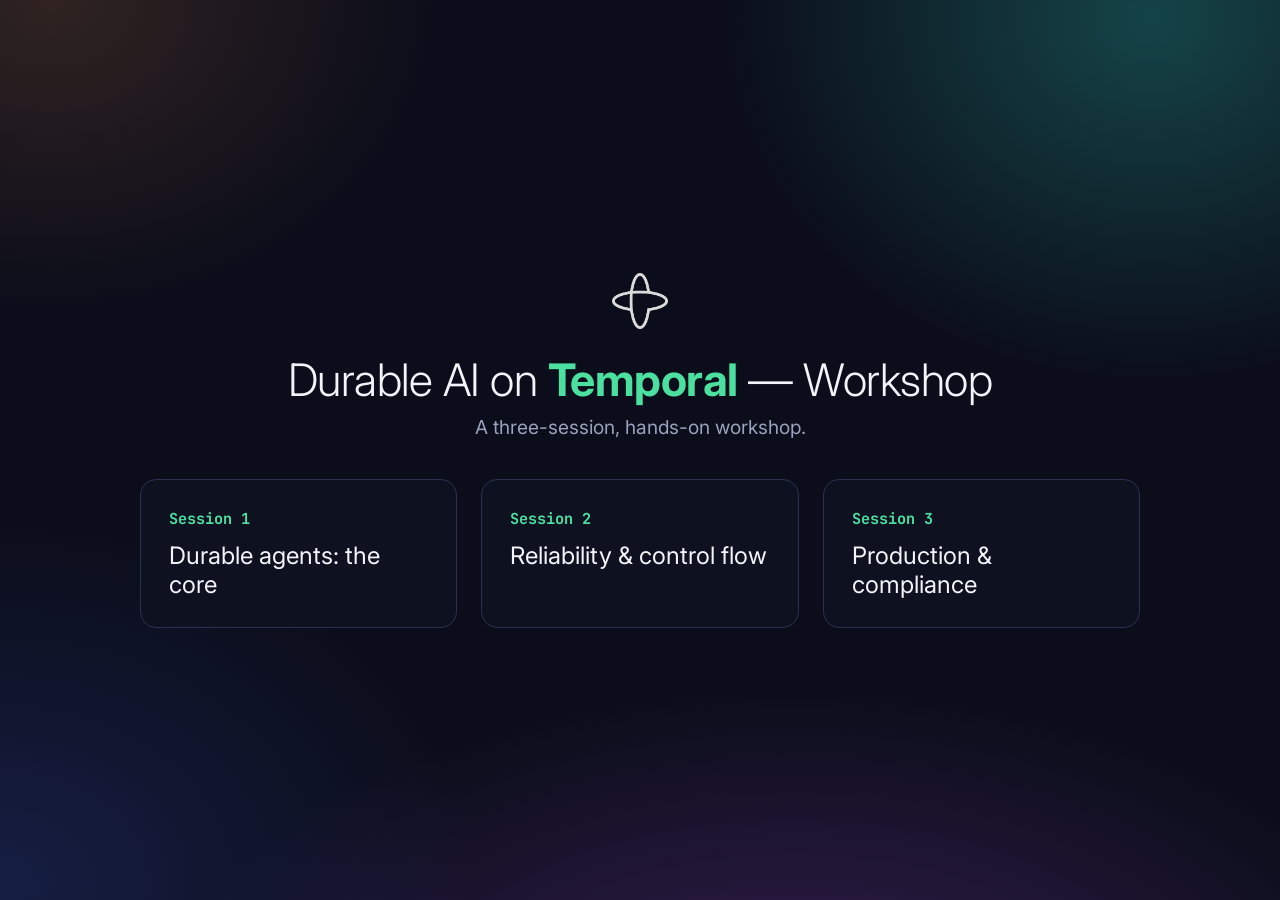
<file: slides/index.html>
<!DOCTYPE html>
<html lang="en">
  <head>
    <meta charset="utf-8" />
    <meta name="viewport" content="width=device-width, initial-scale=1.0" />
    <title>Durable AI on Temporal — Workshop</title>

    <!-- Reuse the deck theme for a consistent cosmic landing page. -->
    <link rel="stylesheet" href="assets/theme.css" />

    <!-- Google Fonts (see note in the session shells about vendoring). -->
    <link rel="preconnect" href="https://fonts.googleapis.com" />
    <link rel="preconnect" href="https://fonts.gstatic.com" crossorigin />
    <link
      rel="stylesheet"
      href="https://fonts.googleapis.com/css2?family=Inter:wght@300;400;500;600;700&family=JetBrains+Mono:wght@400;500;700&display=swap"
    />
  </head>
  <body class="landing">
    <img class="landing-logo" src="assets/temporal-mark.png" alt="Temporal" />
    <h1>Durable AI on <strong>Temporal</strong> — Workshop</h1>
    <p class="lede">A three-session, hands-on workshop.</p>

    <nav class="session-cards">
      <a class="session-card" href="session-1.html">
        <span class="num">Session 1</span>
        <h2>Durable agents: the core</h2>
      </a>
      <a class="session-card" href="session-2.html">
        <span class="num">Session 2</span>
        <h2>Reliability &amp; control flow</h2>
      </a>
      <a class="session-card" href="session-3.html">
        <span class="num">Session 3</span>
        <h2>Production &amp; compliance</h2>
      </a>
    </nav>
  </body>
</html>
</file>
<file: slides/assets/theme.css>
/*
 * Temporal reveal.js theme — the entire visual design system for the
 * workshop decks. All colours are CSS custom properties on :root so the
 * palette can be swapped in one place. No build step: this file is loaded
 * directly by every HTML shell after reveal.css.
 *
 * Fonts (Inter, JetBrains Mono) are pulled from Google Fonts in the HTML
 * shells. For fully offline use, vendor the .woff2 files under assets/ and
 * replace the <link> tags with local @font-face declarations.
 */

/* ── Palette ─────────────────────────────────────────────────────────── */
:root {
  --t-bg:        #0b0d1a; /* base near-black navy */
  --t-bg-2:      #0e1120; /* card/panel darker */
  --t-surface:   #151a2e; /* raised surface */
  --t-border:    #2a3050; /* subtle borders */
  --t-text:      #f3f4fa; /* primary text (near-white) */
  --t-muted:     #9aa2bd; /* muted/subtitle gray */

  --t-green:     #4ce0a0; /* PRIMARY accent — mint green */
  --t-teal:      #2dd4bf; /* Temporal orchestration */
  --t-blue:      #3b82f6; /* client / API */
  --t-amber:     #f59e0b; /* activities */
  --t-red:       #f87171; /* streaming / failures */
  --t-magenta:   #c026d3; /* durable-tool / external */
  --t-indigo:    #6366f1; /* card accents / human */
  --t-llm:       #b8b84a; /* LLM node olive */

  --t-font-sans: "Inter", system-ui, -apple-system, sans-serif;
  --t-font-mono: "JetBrains Mono", ui-monospace, monospace;
}

/* ── Global surface ──────────────────────────────────────────────────── */
/*
 * Cosmic backdrop — a soft aurora of radial glows over the base navy,
 * mirroring the Temporal brand deck: teal top-right, warm amber top-left,
 * magenta/purple bloom along the bottom, blue bottom-left. It lives on
 * .reveal itself (not .reveal-viewport) because .reveal paints an opaque
 * layer on top of the viewport — putting the gradient there would hide it.
 * Kept moderate so slide content stays perfectly readable.
 */
.reveal {
  font-family: var(--t-font-sans);
  color: var(--t-text);
  background:
    radial-gradient(48% 58% at 90% 2%, rgba(45, 212, 191, 0.28), transparent 70%),
    radial-gradient(42% 48% at 4% 0%, rgba(242, 150, 70, 0.16), transparent 72%),
    radial-gradient(75% 62% at 62% 118%, rgba(150, 70, 205, 0.32), transparent 68%),
    radial-gradient(52% 56% at 0% 98%, rgba(60, 90, 210, 0.22), transparent 72%),
    var(--t-bg);
}

/* Base navy under everything (and behind any slide-background layer). */
.reveal-viewport {
  background: var(--t-bg);
}

/* Content is top-aligned by default because Reveal runs with center:false. */
.reveal .slides section {
  top: 0;
  height: 100%;
  padding: 48px 64px;
  box-sizing: border-box;
  text-align: left;
  font-size: 1.6rem;
  line-height: 1.5;
}

/* ── Line breaking: no typographic widows/orphans ────────────────────────
   A lone word left on the last line reads badly. Short display blocks
   (titles, kickers, teasers, subtitles, captions) balance their lines so the
   words spread evenly and none is stranded; longer prose uses `pretty`, which
   only tidies the final line or two. Reveal renders at a fixed virtual width,
   so the outcome is deterministic across presenters' screens. */
.reveal h1,
.reveal h2,
.reveal .type-title .subtitle,
.reveal .section-divider .teaser,
.reveal .type-bridge .teaser {
  text-wrap: balance;
}
.reveal p,
.reveal li,
.reveal .diagram-caption,
.reveal .card p,
.reveal .tieback,
.reveal .predict {
  text-wrap: pretty;
}

/* ── Headings ────────────────────────────────────────────────────────── */
.reveal h1,
.reveal h2,
.reveal h3,
.reveal h4,
.reveal h5,
.reveal h6 {
  font-family: var(--t-font-sans);
  color: var(--t-text);
  font-weight: 300; /* light — the deck's large thin titles */
  letter-spacing: -0.5px;
  text-transform: none; /* reveal uppercases headings by default; undo it */
  line-height: 1.15;
  margin: 0 0 0.5em;
}

.reveal h1 { font-size: 2.8rem; }
.reveal h2 { font-size: 2.2rem; }
.reveal h3 { font-size: 1.7rem; }

/* The deck's signature bold-green keyword inside a heading. */
.reveal h1 strong,
.reveal h2 strong,
.reveal h3 strong,
.reveal h4 strong {
  color: var(--t-green);
  font-weight: 700;
}

/* ── Inline emphasis & links ─────────────────────────────────────────── */
.reveal .hl,
.reveal strong.hl {
  color: var(--t-green);
  font-weight: 700;
}

.reveal a {
  color: var(--t-teal);
  text-decoration: none;
}
.reveal a:hover {
  text-decoration: underline;
}

/* ── Code ────────────────────────────────────────────────────────────── */
.reveal code,
.reveal pre {
  font-family: var(--t-font-mono);
}

.reveal code {
  background: var(--t-bg-2);
  border: 1px solid var(--t-border);
  border-radius: 6px;
  padding: 0.1em 0.4em;
  font-size: 0.85em;
}

.reveal pre {
  width: 100%;
  box-shadow: none;
}

.reveal pre code {
  background: var(--t-bg-2);
  border: 1px solid var(--t-border);
  border-radius: 8px;
  padding: 16px 20px;
  font-size: 0.7em;
  line-height: 1.5;
}

/* ── Persistent furniture ────────────────────────────────────────────── */
.reveal .deck-logo {
  /* Square Temporal mark; equal height and width. */
  position: fixed;
  bottom: 22px;
  left: 26px;
  height: 38px;
  width: 38px;
  opacity: 0.85;
  z-index: 40;
  border: none;
  background: none;
  box-shadow: none;
  margin: 0;
}

/* Built-in slide number, restyled: plain muted mono, no box. */
.reveal .slide-number {
  right: 24px;
  bottom: 20px;
  left: auto;
  top: auto;
  background: none;
  color: var(--t-muted);
  font-family: var(--t-font-mono);
  font-size: 0.75rem;
}

/* ── Kicker (eyebrow label) ──────────────────────────────────────────── */
.reveal .kicker {
  display: inline-block;
  text-transform: uppercase;
  letter-spacing: 2px;
  font-size: 0.8rem;
  font-weight: 600;
  color: var(--t-muted);
  margin-bottom: 0.6em;
}
.reveal .kicker--green   { color: var(--t-green); }
.reveal .kicker--teal    { color: var(--t-teal); }
.reveal .kicker--blue    { color: var(--t-blue); }
.reveal .kicker--amber   { color: var(--t-amber); }
.reveal .kicker--magenta { color: var(--t-magenta); }

/* ── Layout helpers ──────────────────────────────────────────────────── */
.reveal .cols {
  display: flex;
  gap: 40px;
  align-items: flex-start;
}
.reveal .cols > * {
  flex: 1;
}

/* Card grid + cards. */
.reveal .cards {
  display: grid;
  grid-template-columns: repeat(auto-fit, minmax(240px, 1fr));
  gap: 20px;
  margin-top: 12px;
}
.reveal .card {
  background: var(--t-bg-2);
  border: 1px solid var(--t-border);
  border-radius: 14px;
  padding: 22px 24px;
  font-size: 1.1rem;
}
.reveal .card--accent {
  border-color: var(--t-indigo);
}
.reveal .card--accent .eyebrow,
.reveal .card--accent .num {
  color: var(--t-green);
  font-weight: 700;
}

/* Pill badges (chips). */
.reveal .chips {
  display: flex;
  flex-wrap: wrap;
  gap: 10px;
  margin-top: 12px;
}
.reveal .chip {
  display: inline-block;
  padding: 4px 12px;
  border-radius: 999px;
  border: 1px solid var(--t-border);
  background: var(--t-bg-2);
  color: var(--t-muted);
  font-size: 0.9rem;
  font-family: var(--t-font-mono);
}
.reveal .chip.on {
  color: var(--t-green);
  border-color: var(--t-green);
}
.reveal .chip.off {
  color: var(--t-muted);
  border-color: var(--t-border);
  opacity: 0.7;
}

/* ══════════════════════════════════════════════════════════════════════
 * Per-slide-type layouts.
 * Applied in markdown via <!-- .slide: class="type-xxx" -->.
 * ════════════════════════════════════════════════════════════════════ */

/* Title slide — centered vertically, left-aligned, thin huge title. */
.reveal .type-title {
  display: flex;
  flex-direction: column;
  justify-content: center;
  height: 100%;
}
/* Prominent brand mark on the cover; the corner furniture is hidden here. */
.reveal .type-title .title-mark {
  height: 64px;
  width: 64px;
  opacity: 0.95;
  margin-bottom: 28px;
  border: none;
  background: none;
  box-shadow: none;
}
.reveal-viewport.cover .deck-logo {
  display: none;
}
.reveal .type-title h1 {
  font-size: 3.4rem;
  font-weight: 300;
  margin-bottom: 0.3em;
}
.reveal .type-title .subtitle {
  color: var(--t-muted);
  font-size: 1.6rem;
}

/* Section divider — big centered title with a green kicker above. */
.reveal .type-section {
  display: flex;
  flex-direction: column;
  justify-content: center;
  align-items: center;
  text-align: center;
  height: 100%;
}
.reveal .type-section h2 {
  font-size: 3rem;
}

/* (A) Objectives — "by the end you'll be able to…" list. */
.reveal .type-objectives ul {
  list-style: none;
  margin: 0.4em 0 0;
  padding: 0;
}
.reveal .type-objectives li {
  position: relative;
  padding-left: 1.6em;
  margin: 0; /* spacing handled by the ul's flex gap */
  font-size: 1.5rem;
}
.reveal .type-objectives li::before {
  content: "\25BA"; /* ► */
  position: absolute;
  left: 0;
  color: var(--t-green);
}

/* (B) Recap — two columns + chips. */
.reveal .type-recap h3 {
  color: var(--t-muted);
  font-size: 1.2rem;
  text-transform: uppercase;
  letter-spacing: 1px;
}

/* (C) Framing — title anchored top; the 3-sentence body centres beneath it. */
.reveal .type-framing {
  display: flex;
  flex-direction: column;
  justify-content: flex-start;
  height: 100%;
}
.reveal .type-framing .kicker {
  color: var(--t-green);
}
.reveal .type-framing h2 {
  font-size: 2.6rem;
  margin-bottom: 0.8em;
}
.reveal .framing > div {
  position: relative;
  isolation: isolate;
  counter-increment: framing;
  flex: 1 1 0;
  min-width: 0;
  padding: 3.6em 1.3em 1em;
  background: var(--t-bg-2);
  border: 1px solid var(--t-border);
  border-radius: 12px;
  overflow: hidden;
  font-size: 1.35rem;
  line-height: 1.55;
}
/* Block number as a faint watermark, anchored top-left. Sits above the
   card background but behind the text (negative z-index under a positioned
   parent paints between the parent's bg and its in-flow content). */
.reveal .framing > div::before {
  content: counter(framing);
  position: absolute;
  top: 0.28em;
  left: 0.38em;
  z-index: -1;
  font-family: var(--t-font-sans);
  font-size: 3.2rem;
  font-weight: 800;
  line-height: 1;
  color: var(--t-muted);
  opacity: 0.28;
  font-style: normal;
  pointer-events: none;
}
.reveal .framing .problem {
  color: var(--t-muted);
}
.reveal .framing .concept {
  color: var(--t-muted);
}
.reveal .framing .concept .hl {
  color: var(--t-green);
}
.reveal .framing .observe {
  color: var(--t-muted);
}
.reveal .framing > div strong {
  display: block;
  margin-bottom: 0.9em;
  font-family: var(--t-font-mono);
  font-size: 1.1rem;
  font-weight: 400;
  color: var(--t-green);
  font-style: normal;
  text-transform: lowercase;
  text-align: center;
}

/* (D) Diagram — kicker, underlined title, centered mermaid, caption/legend. */
.reveal .type-diagram {
  display: flex;
  flex-direction: column;
  height: 100%;
}
.reveal .type-diagram .kicker {
  color: var(--t-green);
}
.reveal .type-diagram h2 {
  font-size: 2rem;
  margin-bottom: 0.15em;
}
.reveal .type-diagram .mermaid {
  flex: 1;
  display: flex;
  align-items: center;
  justify-content: center;
  min-height: 0;
}
.reveal .type-diagram .mermaid svg {
  max-height: 100%;
}
.reveal .diagram-caption {
  width: 100%;
  box-sizing: border-box;
  background: var(--t-bg-2);
  border: 1px solid var(--t-border);
  border-radius: 12px;
  padding: 12px 18px;
  color: var(--t-muted);
  font-size: 1rem;
  margin-top: 12px;
}
.reveal .type-diagram figure.shot {
  flex: 1;
  display: flex;
  align-items: center;
  justify-content: center;
  min-height: 0;
  margin: 0;
}
.reveal .type-diagram figure.shot img {
  max-height: 100%;
  max-width: 100%;
  border-radius: 12px;
  border: 1px solid var(--t-border);
}

/* Legend row of colored chips. */
.reveal .legend {
  display: flex;
  flex-wrap: wrap;
  gap: 16px;
  margin-top: 12px;
  font-size: 0.95rem;
  color: var(--t-muted);
}
.reveal .legend-item {
  display: inline-flex;
  align-items: center;
  gap: 8px;
}
.reveal .legend-item::before {
  content: "";
  width: 14px;
  height: 14px;
  border-radius: 3px;
  background: var(--chip, var(--t-border));
}
/* Legend chip colour helpers — match the mermaid classDef palette. */
.reveal .legend-item.c-client   { --chip: var(--t-blue); }
.reveal .legend-item.c-temporal { --chip: var(--t-teal); }
.reveal .legend-item.c-activity { --chip: var(--t-amber); }
.reveal .legend-item.c-stream   { --chip: var(--t-red); }
.reveal .legend-item.c-store    { --chip: var(--t-green); }
.reveal .legend-item.c-external { --chip: var(--t-magenta); }
.reveal .legend-item.c-llm      { --chip: var(--t-llm); }
.reveal .legend-item.c-human    { --chip: var(--t-indigo); }

/* (E) Hands-on cue — title anchored top (consistent with content slides);
 * the command card + predict prompt centre in the body beneath it. */
.reveal .type-handson {
  display: flex;
  flex-direction: column;
  justify-content: flex-start;
  height: 100%;
}
.reveal .type-handson > .body {
  flex: 1;
  display: flex;
  flex-direction: column;
  justify-content: center;
  align-items: center;
  text-align: center;
  min-height: 0;
}
.reveal .cmd {
  background: var(--t-bg-2);
  border: 1px solid var(--t-green);
  border-radius: 12px;
  box-shadow: 0 0 24px rgba(76, 224, 160, 0.18); /* green glow */
  padding: 22px 30px;
  font-family: var(--t-font-mono);
  font-size: 1.2rem;
  line-height: 1.7;
  color: var(--t-text);
  text-align: left;
  /* A terminal block spans the full content width (like a real terminal
     window); commands stay left-aligned inside. pre-wrap preserves the
     spacing in captured output (e.g. the aligned URL banner). */
  width: 100%;
  align-self: stretch;
  white-space: pre-wrap;
  margin: 0;
}
/* Captured program output, muted to set it apart from typed commands. */
.reveal .cmd .out {
  color: var(--t-muted);
}
/* Shell prompt marker: a green "$" before each entered command line
 * (comments and continuation lines carry none). */
.reveal .cmd .prompt {
  color: var(--t-green);
  user-select: none;
}
.reveal .predict {
  color: var(--t-muted);
  font-style: italic;
  font-size: 1.2rem;
  margin: 0;
}
/* Predict prompt is a bottom-pinned note (a direct child of the slide, a
 * sibling of .body) — exactly like the code/diagram caption. The .body above
 * it (flex:1) centres the terminal block in the space above the note. */
.reveal .type-handson > .predict {
  text-align: center;
  margin-top: 12px;
}

/* (H) Code — a dedicated pseudo-code slide: title anchored top, a single
 * short snippet centred beneath it, optional caption below. This is the ONE
 * place the decks show code; it is deliberately styled as a NEUTRAL bordered
 * panel (not the green-glow terminal `.cmd`) so "code you read in the guide"
 * never looks like "commands you type". The signature API call is wrapped in
 * `.hl` (mint green) to draw the eye to the one line that matters. */
.reveal .type-code {
  display: flex;
  flex-direction: column;
  justify-content: flex-start;
  height: 100%;
}
.reveal .type-code .kicker {
  color: var(--t-green);
}
.reveal .type-code h2 {
  font-size: 2rem;
  margin-bottom: 0.15em;
}
/* The snippet centres in the space above a bottom-pinned caption — mirroring
 * the diagram slides, where the caption is a direct child of the section (not
 * inside .body) so it sits at the bottom while the .body grows to fill. */
.reveal .type-code > .body {
  flex: 1;
  display: flex;
  flex-direction: column;
  justify-content: center;
  align-items: center;
  min-height: 0;
}
.reveal .type-code pre {
  margin: 0;
  width: auto;
  max-width: 100%;
}
.reveal .type-code pre code {
  display: block;
  font-size: 1.15rem;
  line-height: 1.6;
  padding: 22px 30px;
  border-radius: 12px;
}
/* The one signature line stands out in mint green. */
.reveal .type-code pre code .hl {
  color: var(--t-green);
  font-weight: 500;
}
/* A dimmed inline comment inside a snippet. */
.reveal .type-code pre code .c {
  color: var(--t-muted);
}
/* Caption reuses the diagram caption card, pinned to the bottom of the slide. */
.reveal .type-code .diagram-caption {
  margin-top: 12px;
}

/* (F) Checkpoint — "what we just saw" checklist + tie-back line. */
.reveal .type-checkpoint .check {
  list-style: none;
  margin: 0.4em 0;
  padding: 0;
}
.reveal .type-checkpoint .check li {
  position: relative;
  padding-left: 1.6em;
  margin: 0; /* spacing handled by the check list's flex gap */
  font-size: 1.4rem;
}
.reveal .type-checkpoint .check li::before {
  content: "\2713"; /* ✓ */
  position: absolute;
  left: 0;
  color: var(--t-green);
  font-weight: 700;
}
.reveal .type-checkpoint .tieback {
  color: var(--t-muted);
  font-size: 1.1rem;
  margin-top: 1.2em;
}

/* (G) Bridge — teaser of the next session. */
.reveal .type-bridge {
  display: flex;
  flex-direction: column;
  justify-content: center;
  align-items: center;
  text-align: center;
  height: 100%;
}
.reveal .type-bridge h2 {
  font-size: 2.6rem;
  font-weight: 300;
  margin: 0 0 0.7em;
}
.reveal .type-bridge .teaser {
  color: var(--t-muted);
  font-size: 1.35rem;
  line-height: 1.6;
  text-align: center;
  max-width: 60%;
  margin: 0;
}
/* Pill link to the next session's deck, echoing the landing-page cards. */
.reveal .type-bridge .deck-next {
  margin-top: 2.2rem;
  display: inline-block;
  padding: 12px 26px;
  border: 1px solid var(--t-border);
  border-radius: 999px;
  color: var(--t-green);
  font-family: var(--t-font-mono);
  font-size: 1.05rem;
  transition: border-color 0.2s, transform 0.2s;
}
.reveal .type-bridge .deck-next:hover {
  border-color: var(--t-green);
  transform: translateY(-2px);
  text-decoration: none;
}

/* ══════════════════════════════════════════════════════════════════════
 * Landing page (index.html) — reuses the theme outside a reveal deck.
 * ════════════════════════════════════════════════════════════════════ */
body.landing {
  margin: 0;
  min-height: 100vh;
  font-family: var(--t-font-sans);
  color: var(--t-text);
  background:
    radial-gradient(48% 58% at 90% 2%, rgba(45, 212, 191, 0.28), transparent 70%),
    radial-gradient(42% 48% at 4% 0%, rgba(242, 150, 70, 0.16), transparent 72%),
    radial-gradient(75% 62% at 62% 118%, rgba(150, 70, 205, 0.32), transparent 68%),
    radial-gradient(52% 56% at 0% 98%, rgba(60, 90, 210, 0.22), transparent 72%),
    var(--t-bg);
  display: flex;
  flex-direction: column;
  align-items: center;
  justify-content: center;
  padding: 48px 24px;
  box-sizing: border-box;
}
body.landing .landing-logo {
  /* Square Temporal mark; equal height and width. */
  height: 56px;
  width: 56px;
  opacity: 0.9;
  margin-bottom: 24px;
}
body.landing h1 {
  font-weight: 300;
  letter-spacing: -0.5px;
  font-size: 2.8rem;
  text-align: center;
  margin: 0 0 8px;
}
body.landing h1 strong {
  color: var(--t-green);
  font-weight: 700;
}
body.landing .lede {
  color: var(--t-muted);
  font-size: 1.2rem;
  margin: 0 0 40px;
}
body.landing .session-cards {
  display: grid;
  grid-template-columns: repeat(auto-fit, minmax(260px, 1fr));
  gap: 24px;
  width: 100%;
  max-width: 1000px;
}
body.landing .session-card {
  display: block;
  background: var(--t-bg-2);
  border: 1px solid var(--t-border);
  border-radius: 16px;
  padding: 28px;
  text-decoration: none;
  color: var(--t-text);
  transition: border-color 0.2s, transform 0.2s;
}
body.landing .session-card:hover {
  border-color: var(--t-green);
  transform: translateY(-3px);
}
body.landing .session-card .num {
  font-family: var(--t-font-mono);
  color: var(--t-green);
  font-size: 0.95rem;
  font-weight: 700;
}
body.landing .session-card h2 {
  font-weight: 400;
  font-size: 1.5rem;
  margin: 12px 0 0;
}

/* ══════════════════════════════════════════════════════════════════════
 * Skill-scaffold compatibility.
 * The reveal.js skill scaffold loads reset.css and uses .section-divider
 * / .content / .footnote plus text utilities. These rules make our
 * Temporal theme work with that scaffold and with inline-HTML slides.
 * ════════════════════════════════════════════════════════════════════ */

/* reset.css strips bold (font: inherit) — restore it. */
.reveal strong,
.reveal b {
  font-weight: 700;
}

/* Section-divider slides (title breaks between steps): centered, thin. */
.reveal .slides section.section-divider {
  display: flex;
  flex-direction: column;
  justify-content: center;
  align-items: center;
  text-align: center;
  height: 100%;
}
.reveal .slides section.section-divider h1 {
  font-size: 3rem;
  font-weight: 300;
}
.reveal .slides section.section-divider .kicker {
  color: var(--t-green);
}
.reveal .slides section.section-divider .teaser {
  color: var(--t-muted);
  font-size: 1.4rem;
  margin-top: 0.4em;
}

/* Optional .content wrapper (fills remaining vertical space). */
.reveal .slides section > .content {
  flex: 1;
  display: flex;
  flex-direction: column;
  min-height: 0;
}

/* Footnote / source line pinned to the bottom of a slide. */
.reveal .slides section > .footnote {
  position: absolute;
  bottom: 16px;
  left: 64px;
  right: 64px;
  font-size: 0.8rem;
  color: var(--t-muted);
}

/* A concept card with an icon-ish eyebrow + body (motivation, overview). */
.reveal .card .eyebrow {
  display: block;
  font-family: var(--t-font-mono);
  font-size: 0.85rem;
  color: var(--t-green);
  margin-bottom: 0.4em;
}
.reveal .card p {
  font-size: 1.05rem;
  color: var(--t-muted);
  margin: 0;
}

/* Text utilities (parity with the skill base). */
.reveal .text-lg { font-size: 1.8rem; }
.reveal .text-xl { font-size: 2rem; }
.reveal .text-muted { color: var(--t-muted); }
.reveal .text-center { text-align: center; }

/* ══════════════════════════════════════════════════════════════════════
 * Space optimisation.
 * Content-light slides vertically centre their block so the content sits in
 * the optical middle instead of hugging the top with dead space below —
 * matching the brand deck's balance.
 * ════════════════════════════════════════════════════════════════════ */
/*
 * Working content slides: the title (kicker + h2) stays anchored at the top —
 * the same Y as diagram slides, so the title never jumps between slides — and
 * the body fills and vertically centres in the space beneath it.
 */
.reveal .type-objectives,
.reveal .type-checkpoint,
.reveal .type-content {
  display: flex;
  flex-direction: column;
  justify-content: flex-start;
  height: 100%;
}
.reveal .type-objectives > .body,
.reveal .type-checkpoint > .body,
.reveal .type-content > .body,
.reveal .type-framing > .body {
  flex: 1;
  display: flex;
  flex-direction: column;
  justify-content: center;
  min-height: 0;
}

/*
 * Distribute list / sentence items across the body so the vertical space
 * reads evenly, instead of a short block floating in the middle with a large
 * void above and below. The inner list becomes the flex distributor.
 */
/* Framing: distribute the 3 sentences evenly across the body. */
.reveal .type-framing > .body {
  justify-content: center;
}
.reveal .type-framing .framing {
  flex: 0 1 auto;
  display: flex;
  flex-direction: row;
  align-items: stretch;
  counter-reset: framing;
  gap: 1em;
  margin: 0;
}

/* Objectives: comfortable fixed spacing, anchored just under the title —
 * not spread edge-to-edge (that reads too airy for short bullets). */
.reveal .type-objectives > .body,
.reveal .type-checkpoint > .body {
  justify-content: flex-start;
  padding-top: 0.6em;
}
.reveal .type-objectives ul,
.reveal .type-checkpoint .check {
  display: flex;
  flex-direction: column;
  gap: 1.6rem;
  margin: 0;
}
/* Keep the tie-back line pinned to the bottom of the checkpoint body. */
.reveal .type-checkpoint .tieback {
  margin-top: auto;
}

/* Card slides (motivation, overview, recap): centre the card row in the space
 * beneath the title so the whitespace is balanced above and below it, instead
 * of the row hugging the top with a large void underneath. */
.reveal .type-content > .body {
  justify-content: center;
}

/* Augmented card layout: the card row grows to fill the space beneath the
 * title, and each card carries a larger heading and body text so it reads as a
 * substantial block rather than a small label floating in a big void. */
.reveal .type-content .cards {
  flex: 1;                 /* fill the vertical space beneath the title */
  align-content: stretch;  /* stretch the single grid row to full height */
  margin-top: 28px;
  gap: 28px;
}
.reveal .type-content .card {
  display: flex;
  flex-direction: column;
  justify-content: flex-start;  /* content sits at the top of the card */
  padding: 40px 36px;
}
.reveal .type-content .card .eyebrow {
  font-size: 1.2rem;       /* larger card title */
  text-align: center;      /* centred heading, anchored at the top */
  margin-bottom: 0.8em;
}
.reveal .type-content .card p {
  font-size: 1.35rem;      /* larger card body */
  line-height: 1.55;
}

/* Diagram slides: the title stays at the top, the diagram grows to fill,
 * legend + caption pin to the bottom — no wasted vertical band. */
.reveal .type-diagram {
  justify-content: flex-start;
}
.reveal .type-diagram .mermaid {
  flex: 1 1 auto;
  width: 100%;
}
.reveal .type-diagram .mermaid svg {
  max-width: 100%;
  max-height: 100%;
}

/* Edge labels must not paint an opaque box over the connector line. Force the
 * label background transparent (mermaid's themeVariable renders it black here)
 * and give the text a subtle dark halo so it stays legible over the line. */
.reveal .mermaid .edgeLabel,
.reveal .mermaid .edgeLabel p,
.reveal .mermaid .edgeLabel .label,
.reveal .mermaid .edgeLabel foreignObject div,
.reveal .mermaid .edgeLabels .edgeLabel rect,
.reveal .mermaid .edgeLabel rect {
  background: transparent !important;
  background-color: transparent !important;
  fill: transparent !important;
}
.reveal .mermaid .edgeLabel,
.reveal .mermaid .edgeLabel p,
.reveal .mermaid .edgeLabel span {
  text-shadow:
    0 0 4px var(--t-bg),
    0 0 4px var(--t-bg),
    0 0 6px var(--t-bg);
}

/* Landing: sessions not yet built are shown muted and non-interactive. */
body.landing .session-card.is-pending {
  opacity: 0.55;
  cursor: default;
}
body.landing .session-card.is-pending:hover {
  border-color: var(--t-border);
  transform: none;
}
body.landing .session-card .soon {
  display: inline-block;
  margin-top: 12px;
  font-family: var(--t-font-mono);
  font-size: 0.8rem;
  color: var(--t-muted);
}

/* ══════════════════════════════════════════════════════════════════════
 * Layout activation.
 * Reveal sets the active slide to `display: block` with high specificity,
 * which would defeat our per-type flex layouts. Force flex so the vertical
 * alignment (centering, title-top diagrams) actually takes effect on the
 * shown slide. Each type keeps its own justify-content from the rules above.
 * ════════════════════════════════════════════════════════════════════ */
.reveal .slides section.type-title,
.reveal .slides section.type-section,
.reveal .slides section.section-divider,
.reveal .slides section.type-objectives,
.reveal .slides section.type-framing,
.reveal .slides section.type-handson,
.reveal .slides section.type-checkpoint,
.reveal .slides section.type-bridge,
.reveal .slides section.type-content,
.reveal .slides section.type-code,
.reveal .slides section.type-diagram {
  display: flex !important;
  flex-direction: column;
}
.reveal .slides section.type-diagram {
  justify-content: flex-start;
}
</file>
